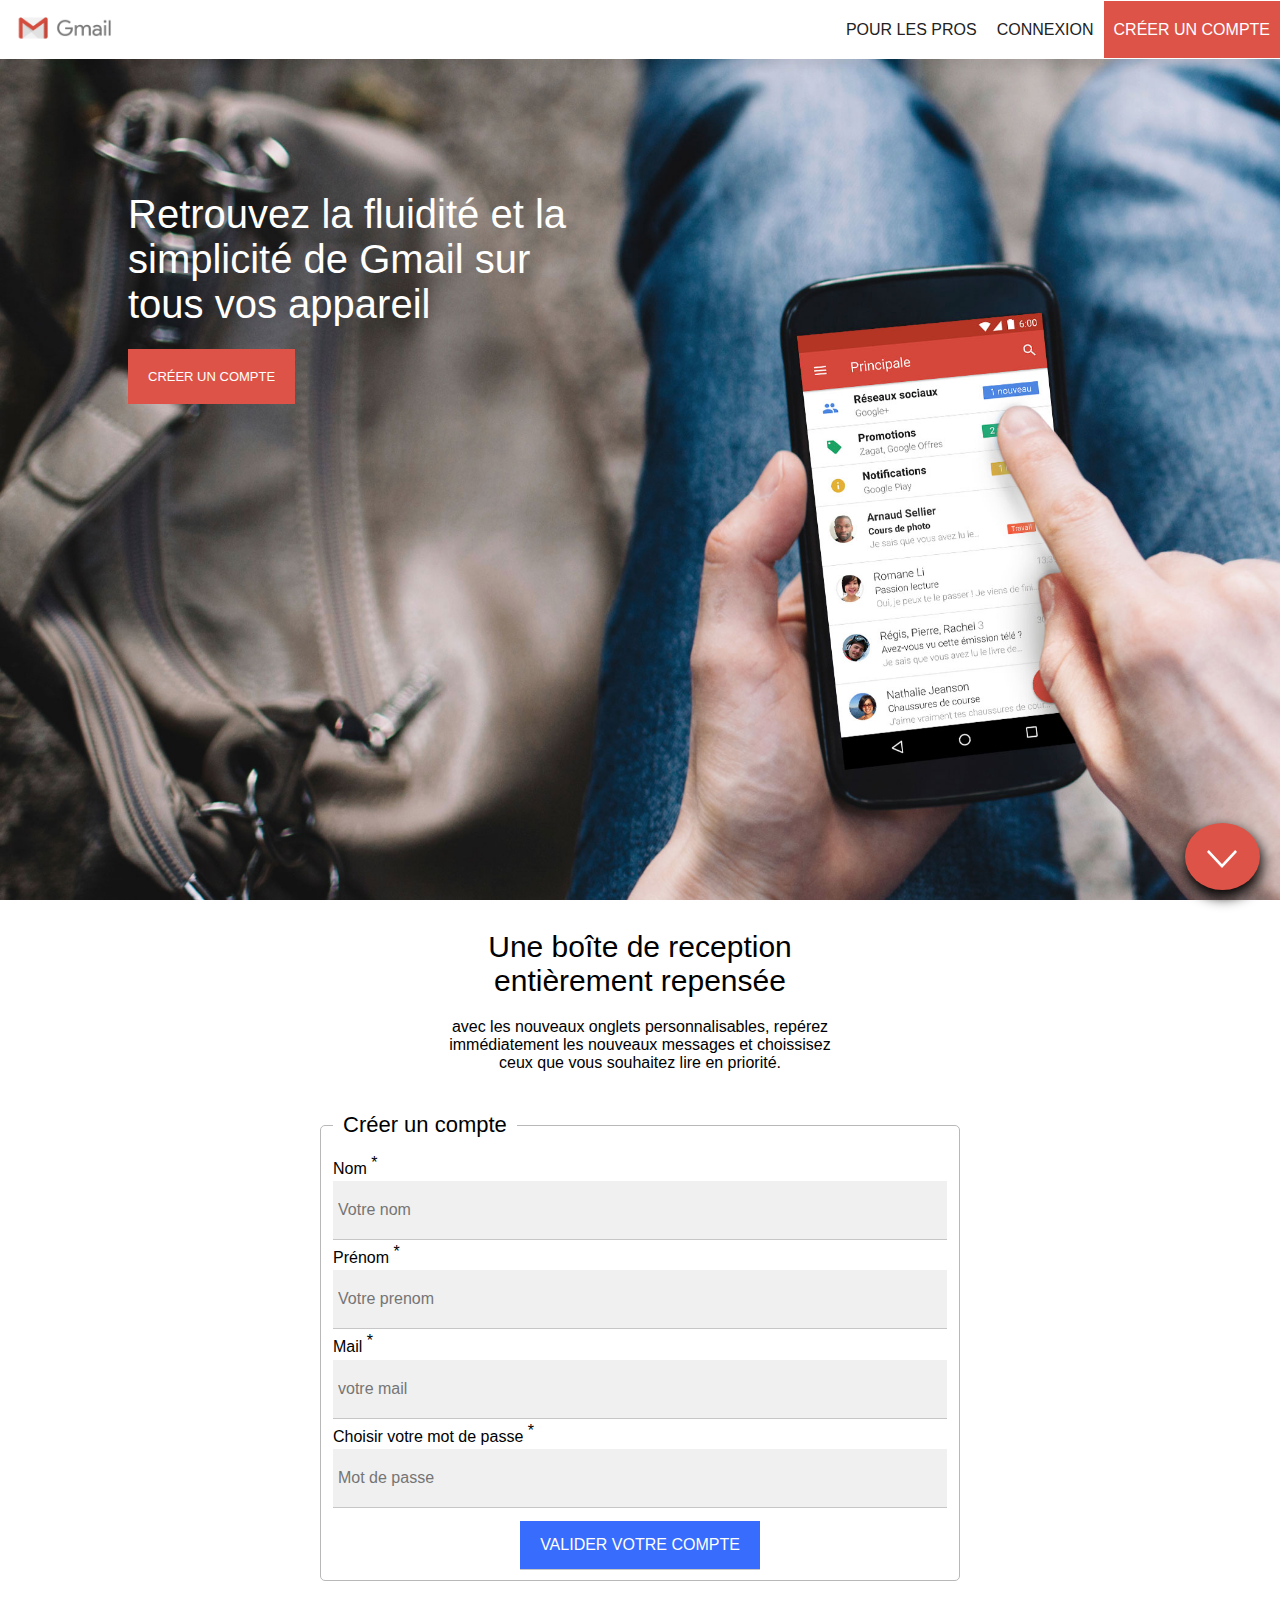
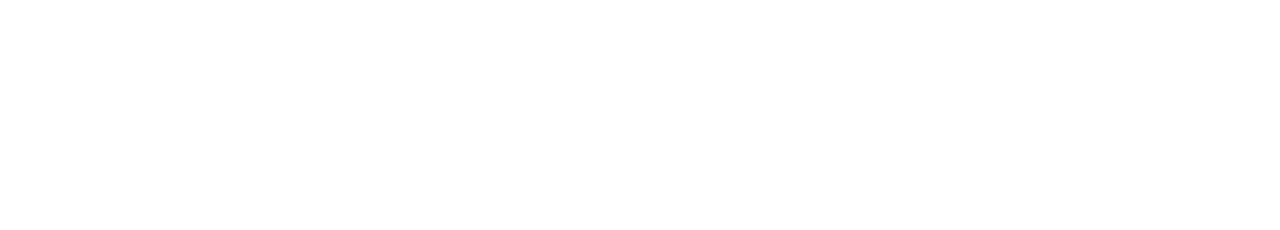
<file: index.html>
<!DOCTYPE html>
<html lang="fr">
<head>
    <meta charset="UTF-8">
    <meta http-equiv="X-UA-Compatible" content="IE=edge">
    <meta name="viewport" content="width=device-width, initial-scale=1.0">
    <link rel="stylesheet" href="css/reset.css">
    <link rel="stylesheet" href="css/main.css">
    <link rel="stylesheet" href="css/inscription.css">
    <title>Gmail : inscription</title>
</head>
<body>
    <header>
        <a href="index.html" class="gm_logo"><img src="asset/gmail.png" alt="logo_gmail"></a>
        <nav>
            <ul>
                <li><a href="index.html">POUR LES PROS</a></li>
                <li><a href="pages/connection.html">CONNEXION</a></li>
                <li><a href="#inscrip">CRÉER UN COMPTE</a></li>
            </ul>
        </nav>
    </header>
    <section class="HeroBanner" aria-label="page d'accueil">
        <h1>Retrouvez la fluidité et la <br> simplicité de Gmail sur <br> tous vos appareil</h1>
        <a href="#inscrip" class="btn-hb" aria-label="bouton vers la creation de compte">CRÉER UN COMPTE</a>
       
    </section>
    <section class="inscrip" id="inscrip" aria-label="section inscription">
        <h2>Une boîte de reception <br> entièrement repensée</h2>
        <p>avec les nouveaux onglets personnalisables, repérez immédiatement les nouveaux messages et choissisez ceux que vous souhaitez lire en priorité.</p>

        <fieldset class="inscription-field" aria-label="champs d inscription">
            <legend>Créer un compte</legend>
            <form action="pages/connection.html">
                <label for="nom">Nom <sup>*</sup></label>
                <input type="text" placeholder="Votre nom" id="nom" aria-label="nom">
                <label for="prenom">Prénom <sup>*</sup></label>
                <input type="text" placeholder="Votre prenom" id="prenom" aria-label="prenom">
                <label for="mail">Mail <sup>*</sup></label>
                <input type="email" placeholder="votre mail" id="mail" aria-label="email">
                <label for="psw">Choisir votre mot de passe <sup>*</sup></label>
                <input type="password" placeholder="Mot de passe" id="psw" aria-label="password">
                <input type="submit" value="VALIDER VOTRE COMPTE" id="val" aria-label=" envoyer">
            </form>
        </fieldset>
        
        <a href="#inscrip" class="go-down"><img src="asset/arrow.png" alt="bouton descendre vers l inscription" aria-label="descendre vers l'inscription"></a>
    </section>
    <script src="js/app.js"></script>
</body>
</html>
</file>
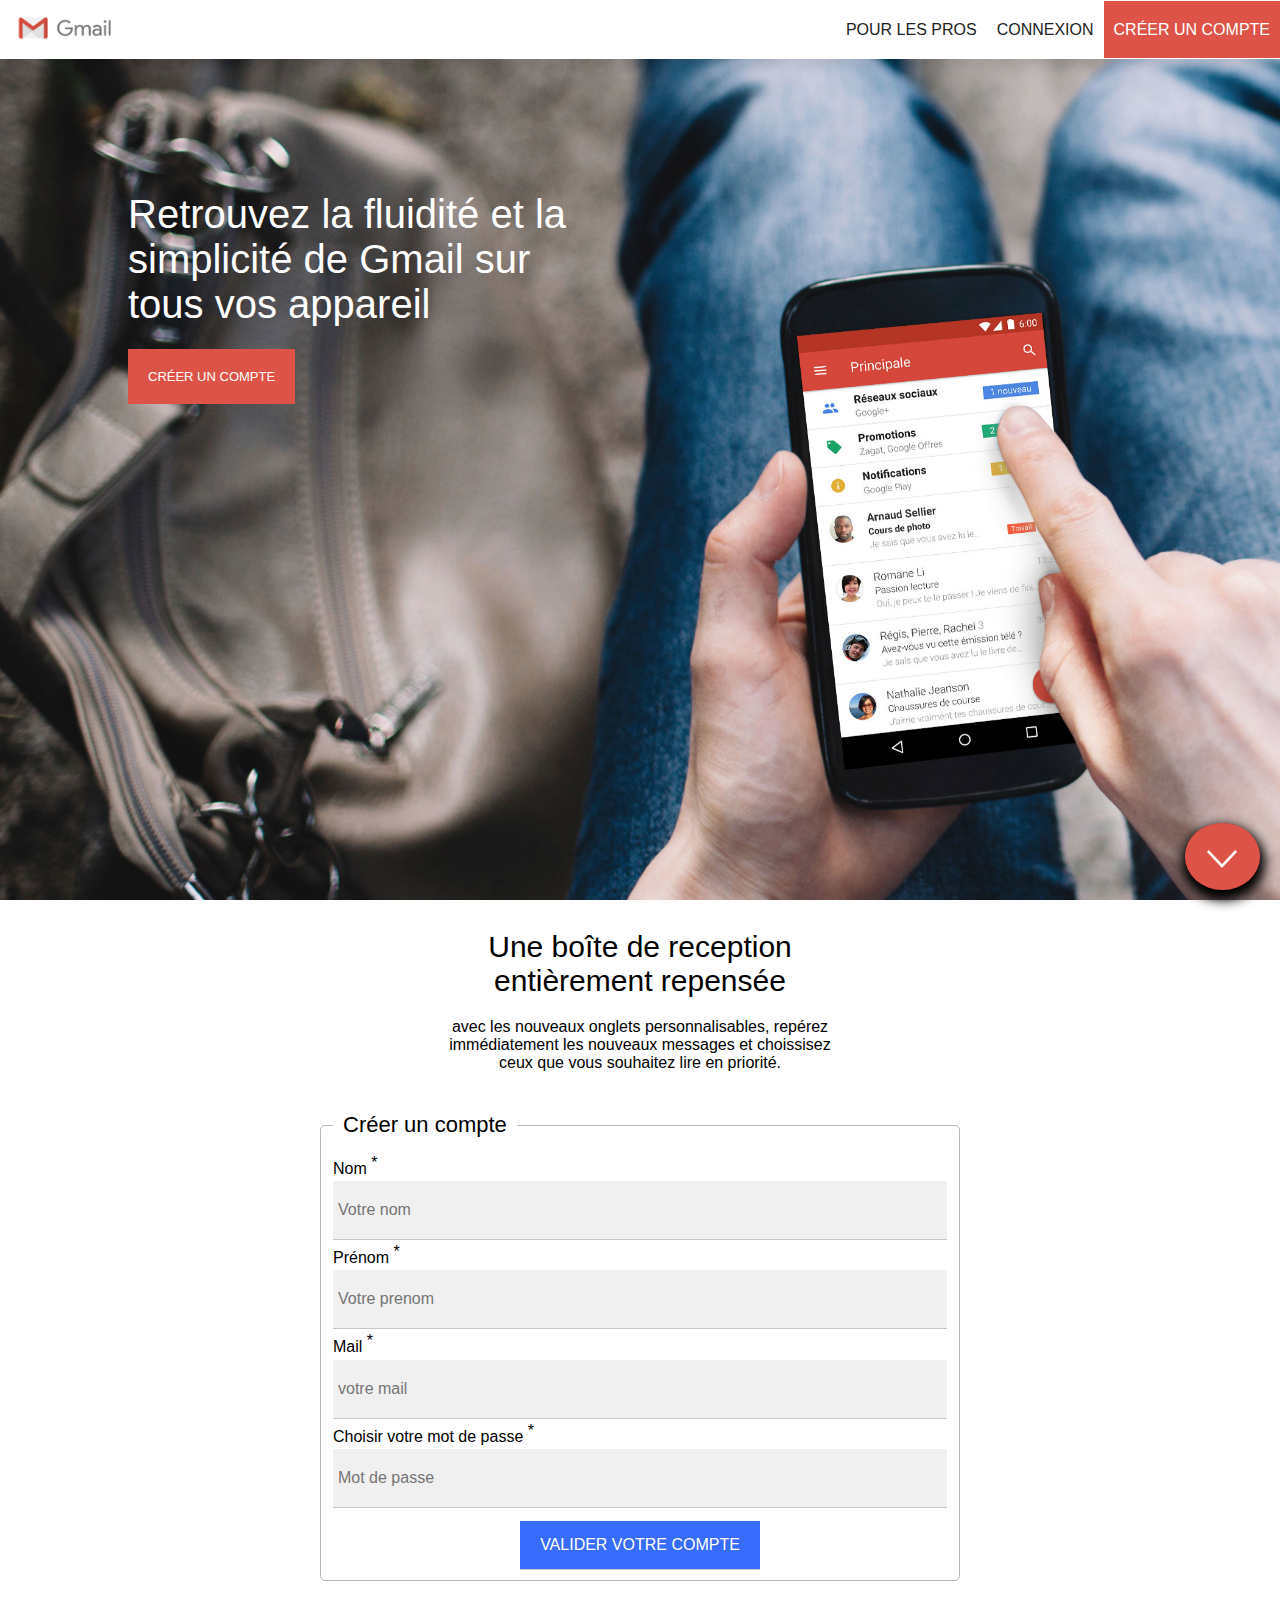
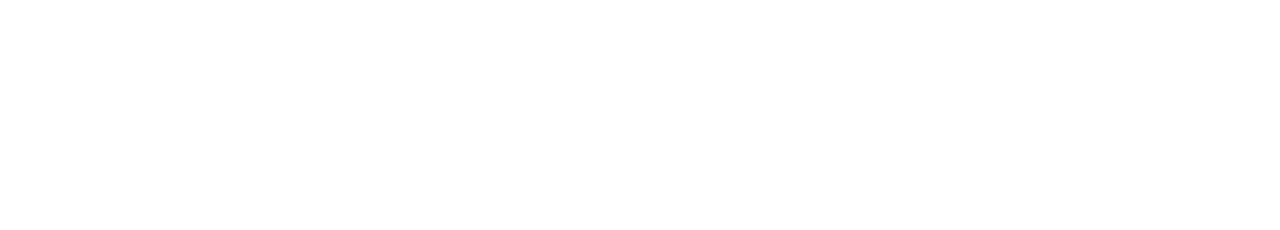
<file: !index.html>
<!DOCTYPE html>
<html lang="fr">
<head>
    <meta charset="UTF-8">
    <meta http-equiv="X-UA-Compatible" content="IE=edge">
    <meta name="viewport" content="width=device-width, initial-scale=1.0">
    <link rel="stylesheet" href="css/reset.css">
    <link rel="stylesheet" href="css/main.css">
    <link rel="stylesheet" href="css/inscription.css">
    <title>Document</title>
</head>
<body>
    <header>
        <a href="" class="gm_logo"><img src="asset/gmail.png" alt="logo_gmail"></a>
        <nav>
            <ul>
                <li><a href="">POUR LES PROS</a></li>
                <li><a href="/pages/connection.html">CONNEXION</a></li>
                <li><a href="#inscrip">CRÉER UN COMPTE</a></li>
            </ul>
        </nav>
    </header>
    <section class="HeroBanner">
        <h1>Retrouvez la fluidité et la <br> simplicité de Gmail sur <br> tous vos appareil</h1>
        <a href="" class="btn-hb">CRÉER UN COMPTE</a>
        <span class="go-down"><img src="asset/arrow.png" alt=""></span>
    </section>
    <section class="inscrip" id="inscrip">
        <h2>Une boîte de reception <br> entièrement repensée</h2>
        <p>avec les nouveaux onglets personnalisables, repérez immédiatement les nouveaux messages et choissisez ceux que vous souhaitez lire en priorité.</p>

        <fieldset class="inscription-field">
            <legend>Créer un compte</legend>
            <form action="/pages/connection.html">
                <label for="nom">Nom <sup>*</sup></label>
                <input type="text" placeholder="Votre nom" id="nom">
                <label for="prenom">Prénom <sup>*</sup></label>
                <input type="text" placeholder="Votre prenom" id="prenom">
                <label for="mail">Mail <sup>*</sup></label>
                <input type="email" placeholder="votre mail" id="mail">
                <label for="psw">Choisir votre mot de passe <sup>*</sup></label>
                <input type="password" placeholder="Mot de passe" id="psw">
                <input type="submit" value="VALIDER VOTRE COMPTE" id="val">
            </form>
        </fieldset>
        <a href="#inscrip" class="go-down"><img src="../asset/arrow.png" alt=""></span>
    </section>
    <script src="js/app.js"></script>
</body>
</html>
</file>
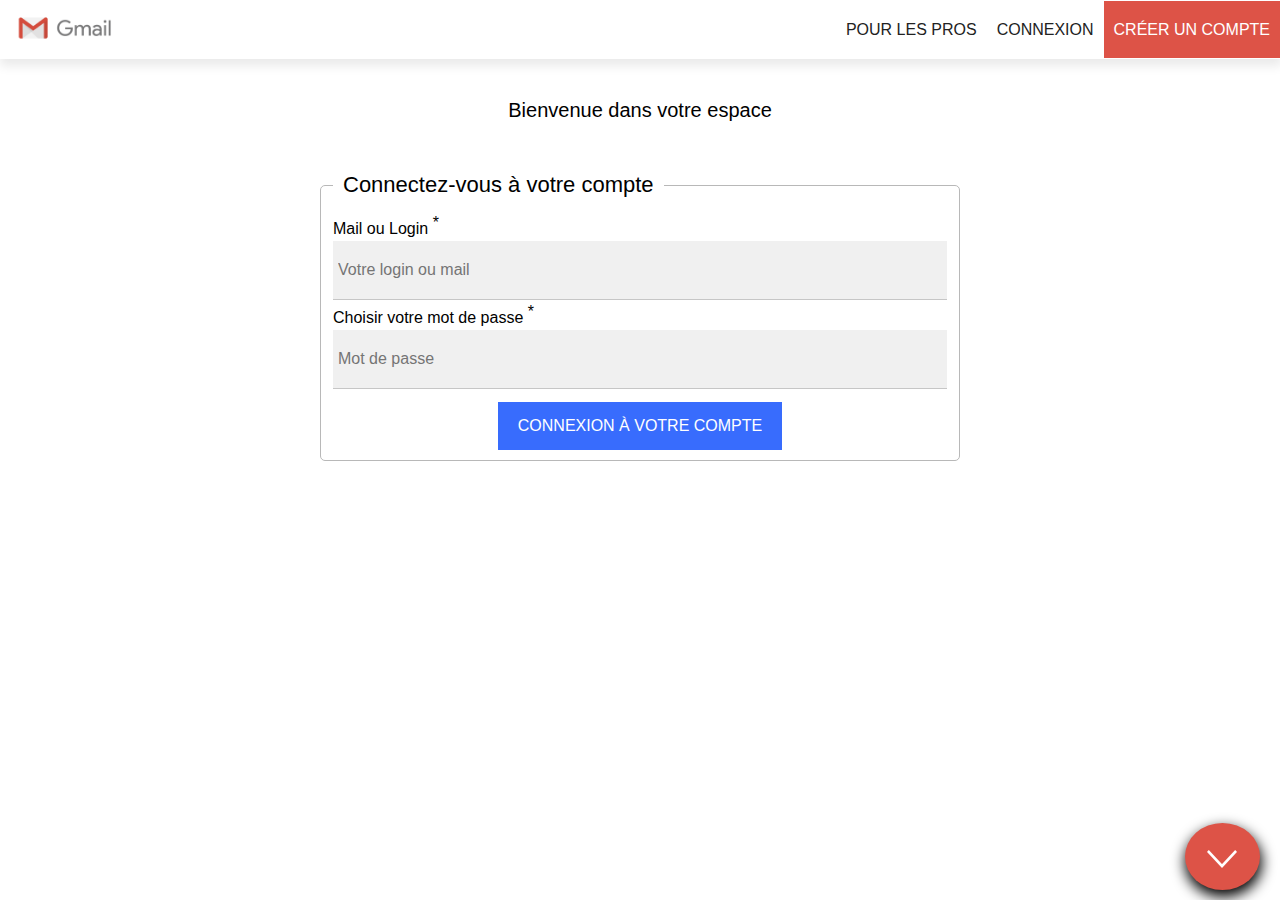
<file: pages/connection.html>
<!DOCTYPE html>
<html lang="fr">
<head>
    <meta charset="UTF-8">
    <meta http-equiv="X-UA-Compatible" content="IE=edge">
    <meta name="viewport" content="width=device-width, initial-scale=1.0">
    <link rel="stylesheet" href="../css/reset.css">
    <link rel="stylesheet" href="../css/main.css">
    <link rel="stylesheet" href="../css/inscription.css">
    <link rel="stylesheet" href="../css/connection.css">
    <title>gmail connection</title>
</head>
<body>
    <header>
        <a href="../index.html" class="gm_logo"><img src="../asset/gmail.png" alt="logo_gmail"></a>
        <nav>
            <ul>
                <li><a href="../index.html">POUR LES PROS</a></li>
                <li><a href="pages/connection.html">CONNEXION</a></li>
                <li><a href="../index.html#inscrip">CRÉER UN COMPTE</a></li>
            </ul>
        </nav>
    </header>
    <main>
        <h1 class="connec">Bienvenue dans votre espace</h1>
        <fieldset class="inscription-field">
            <legend>Connectez-vous à votre compte</legend>
            <form action="">
                <label for="login">Mail ou Login <sup>*</sup></label>
                <input type="text" placeholder="Votre login ou mail" id="login">
                <label for="psw">Choisir votre mot de passe <sup>*</sup></label>
                <input type="password" placeholder="Mot de passe" id="psw">
                <a value="CONNEXION À VOTRE COMPTE" id="connection">CONNEXION À VOTRE COMPTE</a>
            </form>
        </fieldset>
        <p id="state"></p>
        <span class="go-down"><img src="../asset/arrow.png" alt=""></span>
    </main>
    <script src="../js/connection.js"></script>
</body>
</html>
</file>
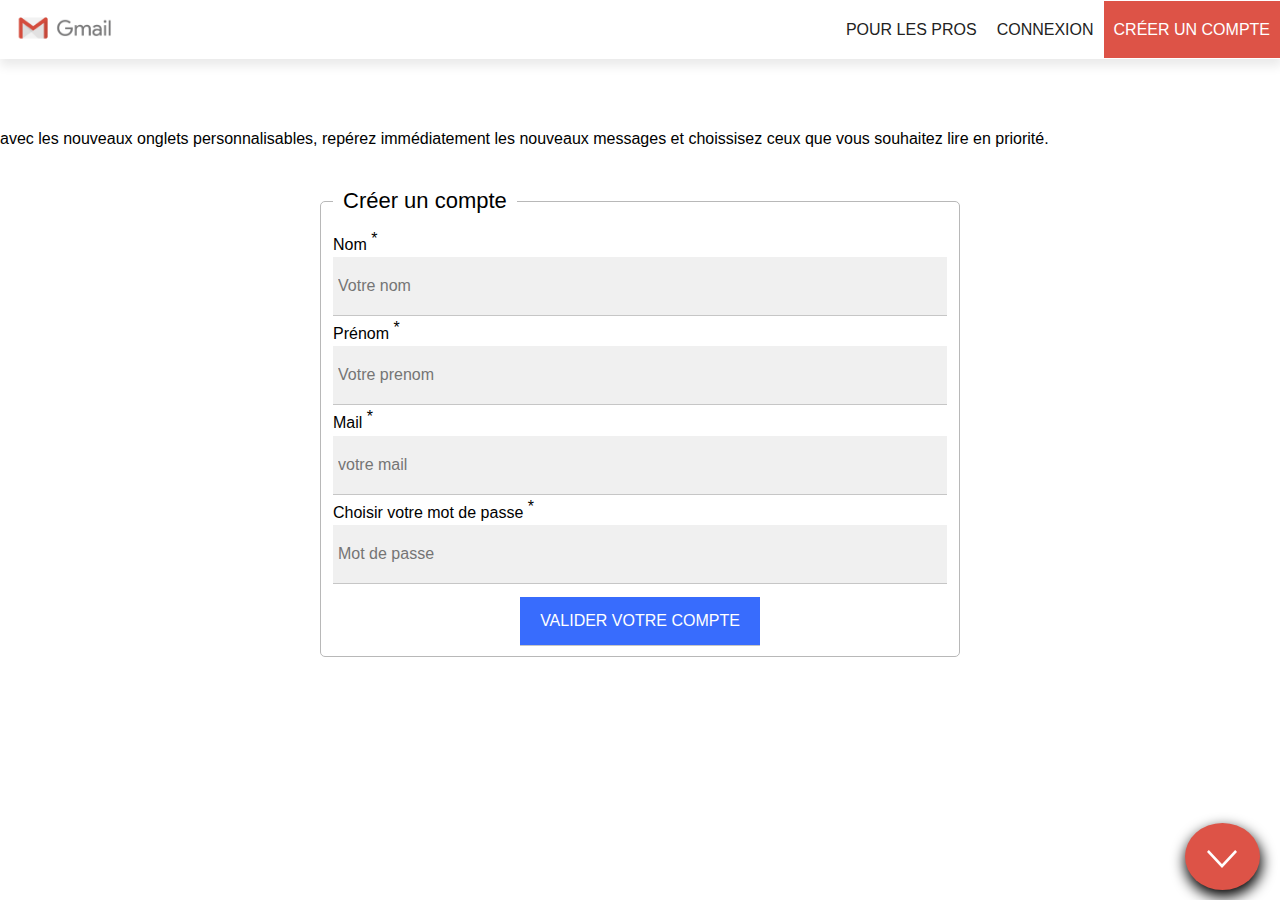
<file: pages/inscription.html>
<!DOCTYPE html>
<html lang="fr">
<head>
    <meta charset="UTF-8">
    <meta http-equiv="X-UA-Compatible" content="IE=edge">
    <meta name="viewport" content="width=device-width, initial-scale=1.0">
    <link rel="stylesheet" href="../css/reset.css">
    <link rel="stylesheet" href="../css/main.css">
    <link rel="stylesheet" href="../css/inscription.css">
    <title>Document</title>
</head>
<body>
    <header>
        <a href="" class="gm_logo"><img src="../asset/gmail.png" alt="logo_gmail"></a>
        <nav>
            <ul>
                <li><a href="">POUR LES PROS</a></li>
                <li><a href="">CONNEXION</a></li>
                <li><a href="">CRÉER UN COMPTE</a></li>
            </ul>
        </nav>
    </header>
    <main>
        <h1>Une boîte de reception <br> entièrement repensée</h1>
        <p>avec les nouveaux onglets personnalisables, repérez immédiatement les nouveaux messages et choissisez ceux que vous souhaitez lire en priorité.</p>

        <fieldset class="inscription-field">
            <legend>Créer un compte</legend>
            <form action="">
                <label for="nom">Nom <sup>*</sup></label>
                <input type="text" placeholder="Votre nom" id="nom">
                <label for="prenom">Prénom <sup>*</sup></label>
                <input type="text" placeholder="Votre prenom" id="prenom">
                <label for="mail">Mail <sup>*</sup></label>
                <input type="email" placeholder="votre mail" id="mail">
                <label for="psw">Choisir votre mot de passe <sup>*</sup></label>
                <input type="password" placeholder="Mot de passe" id="psw">
                <input type="submit" value="VALIDER VOTRE COMPTE">
            </form>
        </fieldset>
        <span class="go-down"><img src="../asset/arrow.png" alt=""></span>
    </main>
</body>
</html>
</file>
<file: css/main.css>
*{
    font-family: 'Open Sans', sans-serif;
    font-size: 1.6rem;
}
html{
    scroll-behavior: smooth;
}
body{
    overflow-x: hidden;
}
.HeroBanner{
    height: 100vh;
    width: 100vw;
    background-image: url("../asset/home-hero.jpg");
    background-size: cover;
    background-repeat: no-repeat;
    padding:  15% 0 0 10% ;
}

header{
    display: flex;
    position: fixed;
    justify-content: space-between;
    background-color: #fff;
    width: 100%;
    box-shadow: 1px 6px 10px 1px rgba(0, 0, 0, 0.088);
}

header>a>img{
    width: 11rem;
    margin-left: 1rem;
}
nav{
    display: flex;
    justify-content: center;
    align-content: center;
}
nav>ul{
    display: flex;
    
    align-items: center;
    justify-items: center;
}
nav>ul>li{
    height: fit-content;
    width: fit-content;
    background-color: #fff;
    text-align: center;
    transition: 0.3s ease-in-out;
    

}
nav>ul>li:hover a{
    color: rgb(0, 0, 0);
    background-color: #ececec;
    transition: 0.3s all ease-in-out;
}
nav>ul>li>a{
    height: 100%;
    width: 100%;
    padding: 2rem 1rem 2rem 1rem;
}


nav>ul>li:nth-child(3)>a
{
    color: #fff;
    background-color: #dd5347;

}
nav>ul>li:nth-child(3)>a:hover ,.btn-hb:hover{
    transition: all 0.3s ease-in-out;
    color: #fff;
    background-color: #c0473c;
}
h1{
    color: #fff;
    font-size: 4rem;
    margin-bottom: 4rem;

}
.btn-hb{
    background-color: #dd5347;
    padding: 2rem;
    color: #fff;
    font-size: 1.3rem;
}
.go-down>img{
    position: fixed;
    bottom: 0;
    margin-right: 2rem;
    margin-bottom: 1rem;
    bottom: 0%;
    right: 0%;
    border-radius: 50%;
    background-color: #dd5347;
    padding: 2rem;
    box-shadow: 1px 6px 14px 1px rgba(0,0,0,1);
}
.go-down>img:hover{
    transition: 0.3s ease-in-out all;
    background-color: #c0473c;
    cursor: pointer;
}
.warn{
    background-color: rgb(253, 228, 181);
    border: thin solid rgba(210, 137, 0, 0.474);
    

}
.success{
    background-color: rgb(167, 255, 167);
    border:thin solid rgba(0, 128, 0, 0.392);
}
.error{
background-color: rgb(255, 158, 158);
border: thin solid rgba(255, 0, 0, 0.374);
}
.state{
    max-width:50%;
    text-align: center;
    margin: 1rem auto auto auto;
    padding: 2rem;
   
}
</file>
<file: css/inscription.css>
h2{
    color: black;
    text-align: center;
    font-size: 3rem;
    margin-top: 3rem;
}
.inscription-field{
    margin-bottom: 2rem;
}
.inscription-field>form{
    display: flex;
    flex-direction: column;
    gap: .3rem;
}
input{
    padding-top: 2rem;
    padding-bottom: 2rem;
    padding-left: .5rem;
    padding-right: .5rem;
    background-color: rgb(240, 240, 240);
    border-bottom: thin solid rgb(198, 198, 198);
}
.inscrip{
    height: 100vh;
    margin: auto;
    scroll-margin-top: 8rem;
}
.inscrip>p{
    max-width: 30%;
    text-align: center;
    margin: 2rem auto auto auto;
}
.inscription-field{
    max-width: 50%;
    margin: 3rem auto auto auto;
    border: thin solid rgb(184, 184, 184);
    border-radius: .5rem;
}
.inscription-field>legend{
    font-size: 2.2rem;
    font-weight: 300;
    padding: 1rem;
}
.inscription-field>form>input[type="submit"],#connection{
    background-color:rgb(56, 108, 253);
    color: #fff;
    max-width: 100%;
    margin: 1rem auto auto auto;
    padding-top: 1.5rem;
    padding-bottom: 1.5rem;
    padding-left: 2rem;
    padding-right: 2rem;
    font-size: 1.6rem;
}

.connec{
    color: black;
    font-size: 2rem;
    text-align: center;
}
</file>
<file: css/connection.css>
header{
    position: initial;
}
.connec{
    margin-top: 4rem;
    margin-bottom: 4rem;
}

main{
    height: 80vh;
}
</file>
